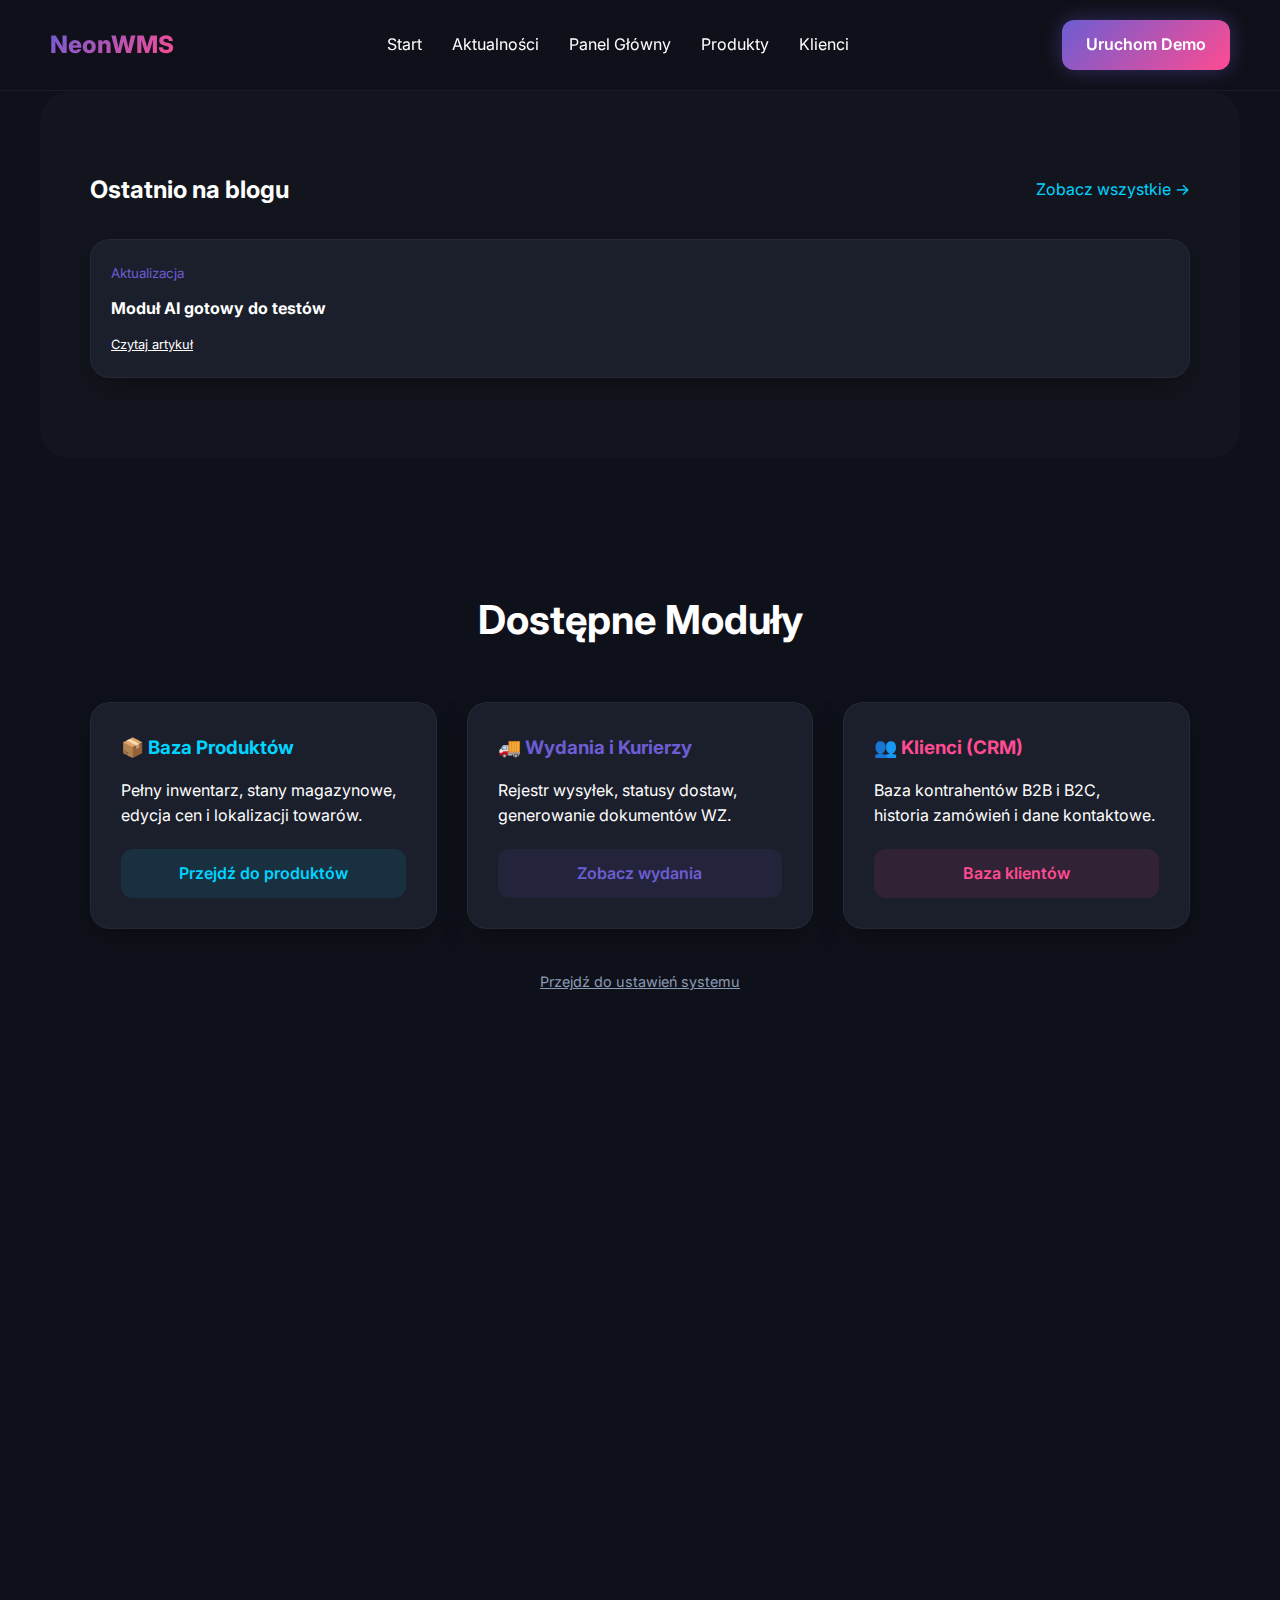
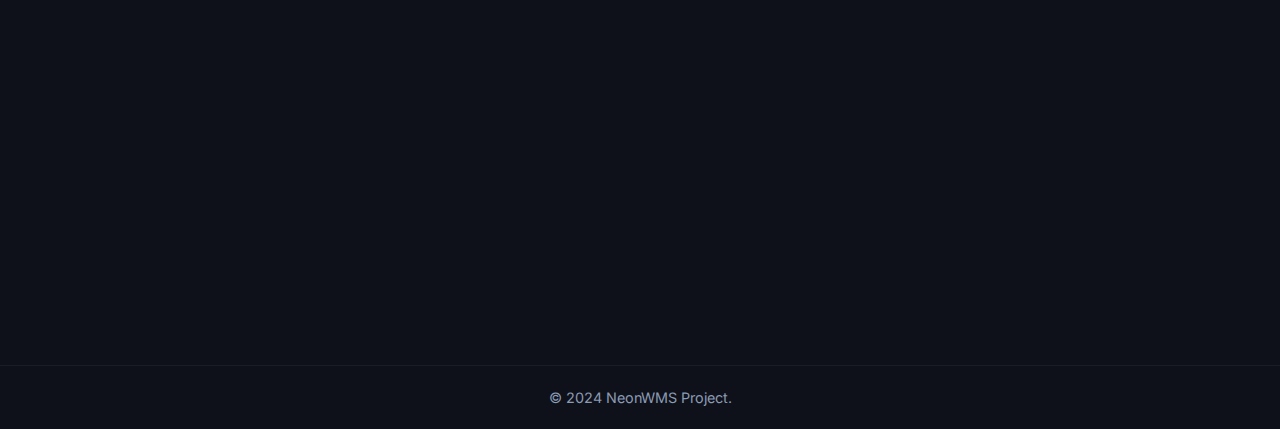
<file: index.html>
<!DOCTYPE html>
<html lang="pl">
<head>
    <meta charset="UTF-8">
    <meta name="viewport" content="width=device-width, initial-scale=1.0">
    <title>NeonWMS - Przyszłość Magazynu</title>
    <link href="https://fonts.googleapis.com/css2?family=Inter:wght@400;600;800&display=swap" rel="stylesheet">
    <link rel="stylesheet" href="style.css">
    <style>
        /* Styl sprawiający, że całe kafelki są klikalne */
        a.card-link {
            text-decoration: none;
            color: inherit;
            display: block;
            transition: transform 0.3s;
        }
        a.card-link:hover {
            transform: translateY(-5px);
        }
        /* Nadpisanie domyślnego hovera karty, aby uniknąć podwójnego efektu */
        a.card-link .card {
            height: 100%;
            display: flex;
            flex-direction: column;
            justify-content: space-between;
            transition: border-color 0.3s; /* Tylko kolor obramowania */
            transform: none !important; /* Wyłączamy transformację na samej karcie, bo jest na linku */
        }
        a.card-link:hover .card {
            border-color: var(--primary);
        }
    </style>
</head>
<body>

    <header>
    <div class="logo">NeonWMS</div>
    <nav>
        <ul>
            <li><a href="index.html">Start</a></li>
            <li><a href="news.html">Aktualności</a></li> <li><a href="demo.html">Panel Główny</a></li>
            <li><a href="products.html">Produkty</a></li>
            <li><a href="clients.html">Klienci</a></li>
        </ul>
    </nav>
    <a href="demo.html" class="btn btn-primary">Uruchom Demo</a>
</header>

<section class="section fade-in" style="background: rgba(255,255,255,0.02); border-radius: 30px; margin-bottom: 50px;">
    <div style="display: flex; justify-content: space-between; align-items: center; margin-bottom: 30px;">
        <h2>Ostatnio na blogu</h2>
        <a href="news.html" style="color: var(--accent-cyan)">Zobacz wszystkie →</a>
    </div>
    <div class="grid-3">
        <div class="card" style="padding: 20px;">
            <small style="color: var(--primary)">Aktualizacja</small>
            <h4 style="margin: 10px 0;">Moduł AI gotowy do testów</h4>
            <a href="post-ai.html" style="font-size: 0.8rem; text-decoration: underline;">Czytaj artykuł</a>
        </div>
        </div>
</section>

    <section id="features" class="section fade-in">
        <h2 class="section-title">Dostępne Moduły</h2>
        <div class="grid-3">
            
            <a href="products.html" class="card-link">
                <div class="card">
                    <h3 style="color: var(--accent-cyan); margin-bottom: 15px;">📦 Baza Produktów</h3>
                    <p>Pełny inwentarz, stany magazynowe, edycja cen i lokalizacji towarów.</p>
                    <span class="btn" style="margin-top: 20px; background: rgba(0, 212, 255, 0.1); color: var(--accent-cyan); width: 100%; text-align: center;">Przejdź do produktów</span>
                </div>
            </a>

            <a href="shipments.html" class="card-link">
                <div class="card">
                    <h3 style="color: var(--primary); margin-bottom: 15px;">🚚 Wydania i Kurierzy</h3>
                    <p>Rejestr wysyłek, statusy dostaw, generowanie dokumentów WZ.</p>
                    <span class="btn" style="margin-top: 20px; background: rgba(108, 93, 211, 0.1); color: var(--primary); width: 100%; text-align: center;">Zobacz wydania</span>
                </div>
            </a>

            <a href="clients.html" class="card-link">
                <div class="card">
                    <h3 style="color: var(--accent-pink); margin-bottom: 15px;">👥 Klienci (CRM)</h3>
                    <p>Baza kontrahentów B2B i B2C, historia zamówień i dane kontaktowe.</p>
                    <span class="btn" style="margin-top: 20px; background: rgba(255, 75, 145, 0.1); color: var(--accent-pink); width: 100%; text-align: center;">Baza klientów</span>
                </div>
            </a>

        </div>
        
        <div style="text-align: center; margin-top: 40px;">
            <a href="settings.html" style="color: var(--text-muted); text-decoration: underline; font-size: 0.9rem;">Przejdź do ustawień systemu</a>
        </div>
    </section>

    <section id="about" class="section fade-in">
        <h2 class="section-title">Dlaczego NeonWMS?</h2>
        <div class="grid-3">
            <div class="card">
                <h3 style="color: var(--text-main)">01. Nowoczesny UI</h3>
                <p style="color: var(--text-muted)">Interfejs inspirowany najnowszymi trendami dark mode. Przejrzysty, szybki i przyjemny dla oka.</p>
            </div>
            <div class="card">
                <h3 style="color: var(--text-main)">02. Szybkość</h3>
                <p style="color: var(--text-muted)">System działa błyskawicznie w przeglądarce, bez konieczności instalowania ciężkiego oprogramowania.</p>
            </div>
            <div class="card">
                <h3 style="color: var(--text-main)">03. Pełna Kontrola</h3>
                <p style="color: var(--text-muted)">Śledź przyjęcia, wydania i stany magazynowe za pomocą interaktywnych wykresów w panelu demo.</p>
            </div>
        </div>
    </section>

    <section id="contact" class="section fade-in" style="text-align: center; margin-bottom: 50px;">
        <h2 class="section-title">Skontaktuj się</h2>
        <p>Jesteś zainteresowany wdrożeniem? Napisz do nas.</p>
        <a href="mailto:kontakt@neonwms.pl" class="btn" style="border: 1px solid var(--primary); margin-top: 20px;">Napisz wiadomość</a>
    </section>

    <footer style="text-align: center; padding: 20px; color: var(--text-muted); font-size: 0.9rem; border-top: 1px solid rgba(255,255,255,0.05);">
        &copy; 2024 NeonWMS Project.
    </footer>

    <script src="script.js"></script>
</body>
</html>
</file>
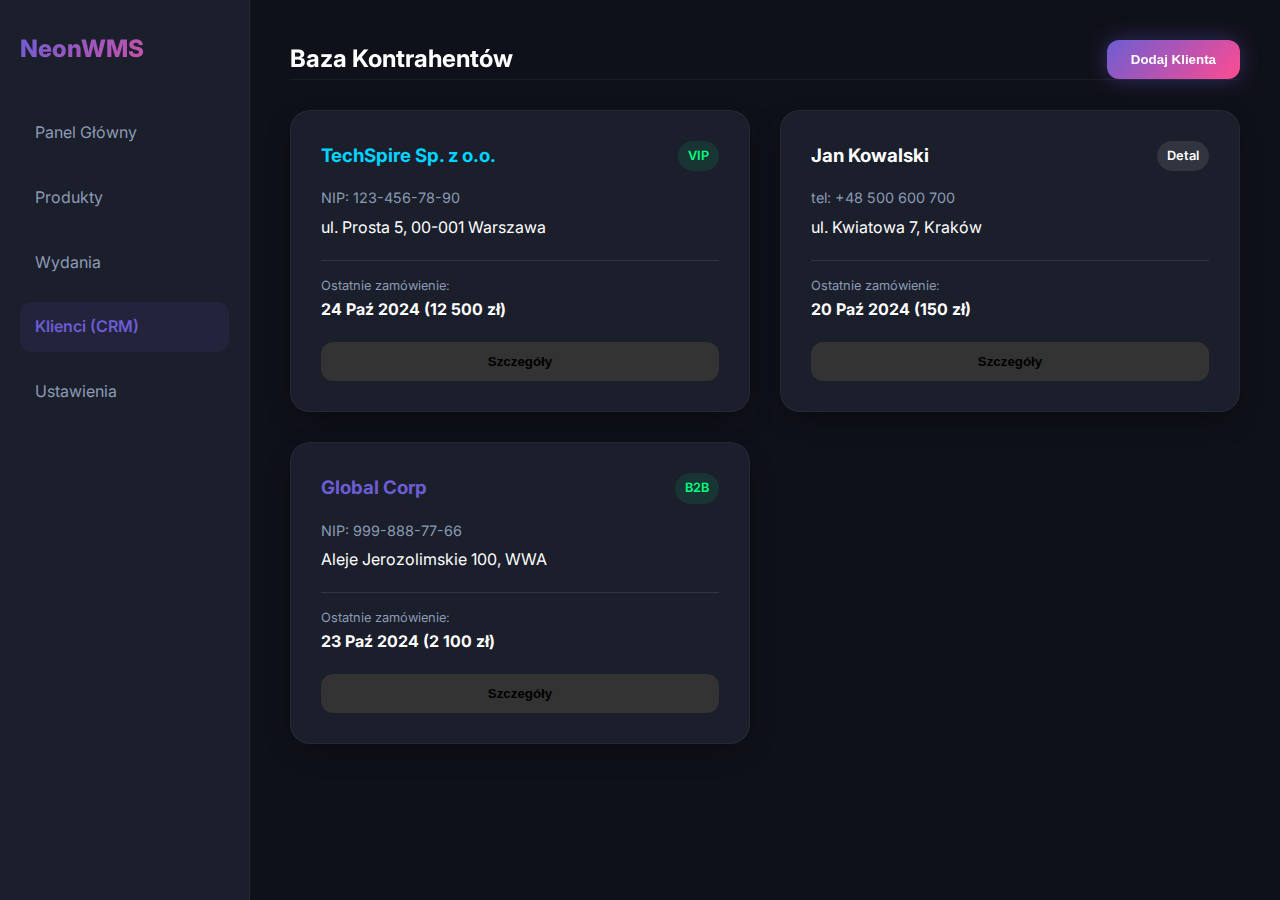
<file: clients.html>
<!DOCTYPE html>
<html lang="pl">
<head>
    <meta charset="UTF-8">
    <meta name="viewport" content="width=device-width, initial-scale=1.0">
    <title>Klienci - NeonWMS</title>
    <link href="https://fonts.googleapis.com/css2?family=Inter:wght@400;600;800&display=swap" rel="stylesheet">
    <link rel="stylesheet" href="style.css">
</head>
<body>
    <div class="dashboard-container">
        <aside class="sidebar">
            <div class="logo" style="margin-bottom: 40px;">NeonWMS</div>
            <ul class="sidebar-menu">
                <li><a href="demo.html">Panel Główny</a></li>
                <li><a href="products.html">Produkty</a></li>
                <li><a href="shipments.html">Wydania</a></li>
                <li><a href="clients.html" class="active">Klienci (CRM)</a></li>
                <li><a href="settings.html">Ustawienia</a></li>
            </ul>
        </aside>

        <main class="main-content">
            <header style="background: transparent; padding: 0; margin-bottom: 30px; display:flex; justify-content: space-between;">
                <h2>Baza Kontrahentów</h2>
                <button class="btn btn-primary">Dodaj Klienta</button>
            </header>

            <div class="grid-3">
                <div class="card">
                    <div style="display:flex; justify-content:space-between; align-items:start; margin-bottom:15px;">
                        <h3 style="color: var(--accent-cyan)">TechSpire Sp. z o.o.</h3>
                        <span class="status-badge status-ok">VIP</span>
                    </div>
                    <p style="color: var(--text-muted); font-size: 0.9rem; margin-bottom: 5px;">NIP: 123-456-78-90</p>
                    <p style="margin-bottom: 20px;">ul. Prosta 5, 00-001 Warszawa</p>
                    <div style="border-top: 1px solid rgba(255,255,255,0.1); padding-top: 15px;">
                        <p style="font-size: 0.8rem; color: var(--text-muted);">Ostatnie zamówienie:</p>
                        <strong>24 Paź 2024 (12 500 zł)</strong>
                    </div>
                    <button class="btn" style="width:100%; margin-top:20px; background: #333;">Szczegóły</button>
                </div>

                <div class="card">
                    <div style="display:flex; justify-content:space-between; align-items:start; margin-bottom:15px;">
                        <h3 style="color: white">Jan Kowalski</h3>
                        <span class="status-badge" style="background:rgba(255,255,255,0.1); color:white">Detal</span>
                    </div>
                    <p style="color: var(--text-muted); font-size: 0.9rem; margin-bottom: 5px;">tel: +48 500 600 700</p>
                    <p style="margin-bottom: 20px;">ul. Kwiatowa 7, Kraków</p>
                    <div style="border-top: 1px solid rgba(255,255,255,0.1); padding-top: 15px;">
                        <p style="font-size: 0.8rem; color: var(--text-muted);">Ostatnie zamówienie:</p>
                        <strong>20 Paź 2024 (150 zł)</strong>
                    </div>
                    <button class="btn" style="width:100%; margin-top:20px; background: #333;">Szczegóły</button>
                </div>

                <div class="card">
                    <div style="display:flex; justify-content:space-between; align-items:start; margin-bottom:15px;">
                        <h3 style="color: var(--primary)">Global Corp</h3>
                        <span class="status-badge status-ok">B2B</span>
                    </div>
                    <p style="color: var(--text-muted); font-size: 0.9rem; margin-bottom: 5px;">NIP: 999-888-77-66</p>
                    <p style="margin-bottom: 20px;">Aleje Jerozolimskie 100, WWA</p>
                    <div style="border-top: 1px solid rgba(255,255,255,0.1); padding-top: 15px;">
                        <p style="font-size: 0.8rem; color: var(--text-muted);">Ostatnie zamówienie:</p>
                        <strong>23 Paź 2024 (2 100 zł)</strong>
                    </div>
                    <button class="btn" style="width:100%; margin-top:20px; background: #333;">Szczegóły</button>
                </div>
            </div>
        </main>
    </div>
</body>
</html>
</file>
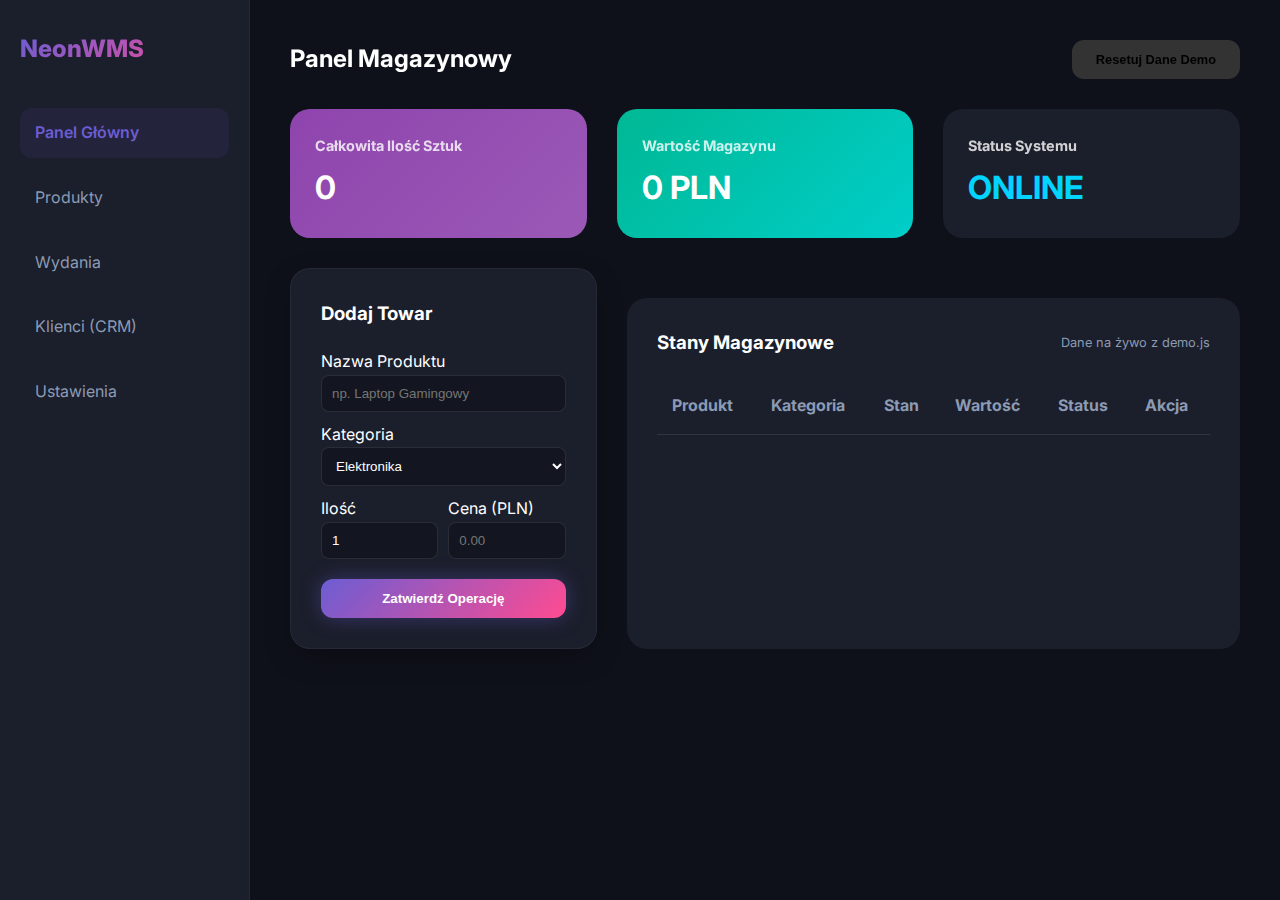
<file: demo.html>
<!DOCTYPE html>
<html lang="pl">
<head>
    <meta charset="UTF-8">
    <meta name="viewport" content="width=device-width, initial-scale=1.0">
    <title>Dashboard - NeonWMS</title>
    <link href="https://fonts.googleapis.com/css2?family=Inter:wght@400;600;800&display=swap" rel="stylesheet">
    <link rel="stylesheet" href="style.css">
</head>
<body>

    <div class="dashboard-container">
        <aside class="sidebar">
            <div class="logo" style="margin-bottom: 40px;">NeonWMS</div>
            <ul class="sidebar-menu">
                <li><a href="demo.html" class="active">Panel Główny</a></li>
                <li><a href="products.html">Produkty</a></li>
                <li><a href="shipments.html">Wydania</a></li>
                <li><a href="clients.html">Klienci (CRM)</a></li>
                <li><a href="settings.html">Ustawienia</a></li>
            </ul>
        </aside>

        <main class="main-content">
            <header style="background: transparent; padding: 0; margin-bottom: 30px; border: none; position: relative; display:flex; justify-content:space-between;">
                <h2>Panel Magazynowy</h2>
                <button id="btnReset" class="btn" style="font-size: 0.8rem; background: #333;">Resetuj Dane Demo</button>
            </header>

            <div class="stats-grid">
                <div class="stat-card purple">
                    <h3>Całkowita Ilość Sztuk</h3>
                    <div class="value" id="totalItems">0</div>
                </div>
                <div class="stat-card cyan">
                    <h3>Wartość Magazynu</h3>
                    <div class="value" id="totalValue">0 PLN</div>
                </div>
                <div class="stat-card">
                    <h3>Status Systemu</h3>
                    <div class="value" style="color: var(--accent-cyan)">ONLINE</div>
                </div>
            </div>

            <div class="grid-3" style="grid-template-columns: 1fr 2fr; margin-top: 20px;">
                
                <div class="card">
                    <h3 style="margin-bottom: 20px;">Dodaj Towar</h3>
                    <form id="wmsForm">
                        <label>Nazwa Produktu</label>
                        <input type="text" id="pName" class="form-control" required placeholder="np. Laptop Gamingowy">
                        
                        <label>Kategoria</label>
                        <select id="pCat" class="form-control">
                            <option value="Elektronika">Elektronika</option>
                            <option value="Akcesoria">Akcesoria</option>
                            <option value="Części">Części</option>
                        </select>

                        <div style="display: flex; gap: 10px;">
                            <div style="flex:1">
                                <label>Ilość</label>
                                <input type="number" id="pQty" class="form-control" value="1" min="1" required>
                            </div>
                            <div style="flex:1">
                                <label>Cena (PLN)</label>
                                <input type="number" id="pPrice" class="form-control" placeholder="0.00" step="0.01" required>
                            </div>
                        </div>

                        <button type="submit" class="btn btn-primary" style="width: 100%; margin-top: 10px;">Zatwierdź Operację</button>
                    </form>
                </div>

                <div class="inventory-panel">
                    <div style="display: flex; justify-content: space-between; align-items: center;">
                        <h3>Stany Magazynowe</h3>
                        <span style="font-size: 0.8rem; color: var(--text-muted);">Dane na żywo z demo.js</span>
                    </div>
                    
                    <table>
                        <thead>
                            <tr>
                                <th>Produkt</th>
                                <th>Kategoria</th>
                                <th>Stan</th>
                                <th>Wartość</th>
                                <th>Status</th>
                                <th>Akcja</th>
                            </tr>
                        </thead>
                        <tbody id="inventoryTableBody">
                            </tbody>
                    </table>
                </div>
            </div>
        </main>
    </div>

   <script type="module">
        import { Database } from './database.js';

        // Elementy DOM
        const tableBody = document.getElementById('inventoryTableBody');
        const totalItemsEl = document.getElementById('totalItems');
        const totalValueEl = document.getElementById('totalValue');
        const form = document.getElementById('wmsForm');
        const btnReset = document.getElementById('btnReset');

        // Funkcja renderująca tabelę
        function renderTable() {
            const data = Database.getAll('products');
            tableBody.innerHTML = '';

            if(data.length === 0) {
                tableBody.innerHTML = '<tr><td colspan="6" style="text-align:center; padding: 20px;">Brak produktów w magazynie</td></tr>';
                return;
            }

            data.forEach(item => {
                const tr = document.createElement('tr');
                // Logika statusu
                let statusClass = 'status-ok';
                let statusLabel = 'Dostępny';
                
                if (parseInt(item.quantity) < 3) {
                    statusClass = 'status-low';
                    statusLabel = 'Niski stan';
                }

                tr.innerHTML = `
                    <td style="font-weight:600;">${item.name}</td>
                    <td>${item.category}</td>
                    <td>${item.quantity} szt.</td>
                    <td>${parseFloat(item.price).toFixed(2)} zł</td>
                    <td><span class="status-badge ${statusClass}">${statusLabel}</span></td>
                    <td>
                        <button class="delete-btn" data-id="${item.id}" style="background:transparent; border:none; color:#ff4b91; cursor:pointer; font-weight:bold;">X</button>
                    </td>
                `;
                tableBody.appendChild(tr);
            });

            // Podpięcie przycisków usuwania
            document.querySelectorAll('.delete-btn').forEach(btn => {
                btn.addEventListener('click', (e) => {
                    const id = parseInt(e.target.getAttribute('data-id'));
                    if(confirm("Usunąć produkt?")) {
                        Database.delete('products', id);
                        refreshView();
                    }
                });
            });
        }

        // Funkcja aktualizująca statystyki na górze
        function updateStats() {
            const stats = Database.getStats();
            totalItemsEl.innerText = stats.totalItems;
            totalValueEl.innerText = stats.totalValue + ' PLN';
        }

        function refreshView() {
            renderTable();
            updateStats();
        }

        // Obsługa formularza dodawania
        form.addEventListener('submit', (e) => {
            e.preventDefault();
            
            const newItem = {
                name: document.getElementById('pName').value,
                category: document.getElementById('pCat').value,
                quantity: parseInt(document.getElementById('pQty').value),
                price: parseFloat(document.getElementById('pPrice').value),
                status: 'ok' 
            };

            Database.add('products', newItem);
            
            form.reset();
            refreshView();
        });

        // Obsługa przycisku reset
        btnReset.addEventListener('click', () => {
            if(confirm("Czy na pewno zresetować całą bazę danych do ustawień fabrycznych?")) {
                Database.reset();
            }
        });

        // Start
        refreshView();
    </script>
</body>
</html>
</file>
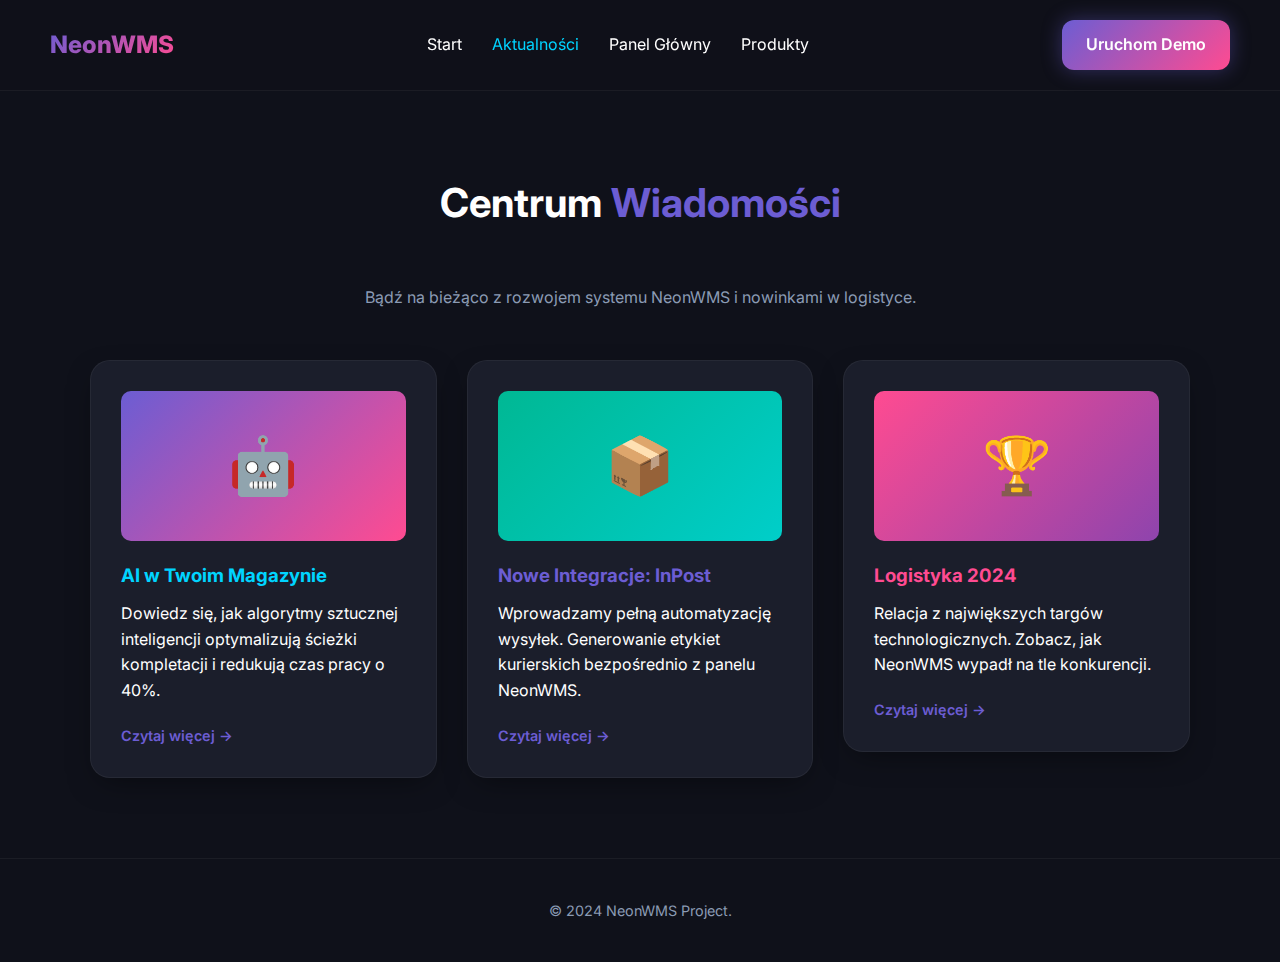
<file: news.html>
<!DOCTYPE html>
<html lang="pl">
<head>
    <meta charset="UTF-8">
    <meta name="viewport" content="width=device-width, initial-scale=1.0">
    <title>Aktualności - NeonWMS</title>
    <link href="https://fonts.googleapis.com/css2?family=Inter:wght@400;600;800&display=swap" rel="stylesheet">
    <link rel="stylesheet" href="style.css">
</head>
<body>

    <header>
        <div class="logo">NeonWMS</div>
        <nav>
            <ul>
                <li><a href="index.html">Start</a></li>
                <li><a href="news.html" style="color: var(--accent-cyan)">Aktualności</a></li>
                <li><a href="demo.html">Panel Główny</a></li>
                <li><a href="products.html">Produkty</a></li>
            </ul>
        </nav>
        <a href="demo.html" class="btn btn-primary">Uruchom Demo</a>
    </header>

    <section class="section fade-in visible">
        <h1 class="section-title">Centrum <span style="color: var(--primary)">Wiadomości</span></h1>
        <p style="text-align: center; color: var(--text-muted); margin-bottom: 50px;">Bądź na bieżąco z rozwojem systemu NeonWMS i nowinkami w logistyce.</p>
        
        <div class="grid-3">
            
            <a href="post-ai.html" class="card-link">
                <div class="card">
                    <div style="height: 150px; background: var(--gradient-main); border-radius: 10px; margin-bottom: 20px; display: flex; align-items: center; justify-content: center; font-size: 3.5rem;">🤖</div>
                    <h3 style="color: var(--accent-cyan); margin-bottom: 10px;">AI w Twoim Magazynie</h3>
                    <p>Dowiedz się, jak algorytmy sztucznej inteligencji optymalizują ścieżki kompletacji i redukują czas pracy o 40%.</p>
                    <span style="color: var(--primary); font-size: 0.9rem; font-weight: 600; margin-top: 20px; display: block;">Czytaj więcej →</span>
                </div>
            </a>

            <a href="post-integrations.html" class="card-link">
                <div class="card">
                    <div style="height: 150px; background: linear-gradient(135deg, #00b894, #00cec9); border-radius: 10px; margin-bottom: 20px; display: flex; align-items: center; justify-content: center; font-size: 3.5rem;">📦</div>
                    <h3 style="color: var(--primary); margin-bottom: 10px;">Nowe Integracje: InPost</h3>
                    <p>Wprowadzamy pełną automatyzację wysyłek. Generowanie etykiet kurierskich bezpośrednio z panelu NeonWMS.</p>
                    <span style="color: var(--primary); font-size: 0.9rem; font-weight: 600; margin-top: 20px; display: block;">Czytaj więcej →</span>
                </div>
            </a>

            <a href="post-events.html" class="card-link">
                <div class="card">
                    <div style="height: 150px; background: linear-gradient(135deg, #ff4b91, #8e44ad); border-radius: 10px; margin-bottom: 20px; display: flex; align-items: center; justify-content: center; font-size: 3.5rem;">🏆</div>
                    <h3 style="color: var(--accent-pink); margin-bottom: 10px;">Logistyka 2024</h3>
                    <p>Relacja z największych targów technologicznych. Zobacz, jak NeonWMS wypadł na tle konkurencji.</p>
                    <span style="color: var(--primary); font-size: 0.9rem; font-weight: 600; margin-top: 20px; display: block;">Czytaj więcej →</span>
                </div>
            </a>

        </div>
    </section>

    <footer style="text-align: center; padding: 40px; color: var(--text-muted); font-size: 0.9rem; border-top: 1px solid rgba(255,255,255,0.05);">
        &copy; 2024 NeonWMS Project.
    </footer>

</body>
</html>
</file>
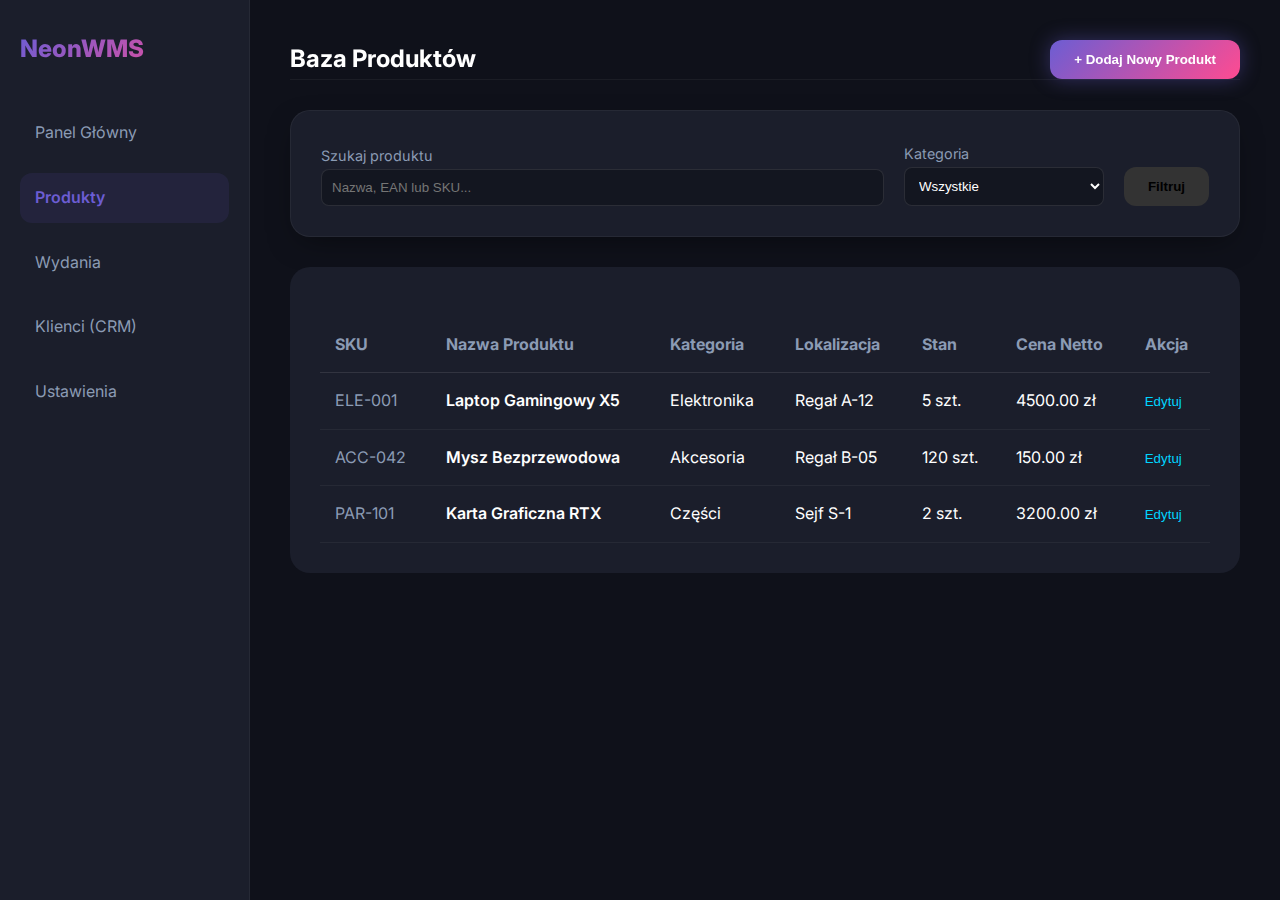
<file: products.html>
<!DOCTYPE html>
<html lang="pl">
<head>
    <meta charset="UTF-8">
    <meta name="viewport" content="width=device-width, initial-scale=1.0">
    <title>Produkty - NeonWMS</title>
    <link href="https://fonts.googleapis.com/css2?family=Inter:wght@400;600;800&display=swap" rel="stylesheet">
    <link rel="stylesheet" href="style.css">
</head>
<body>
    <div class="dashboard-container">
        <aside class="sidebar">
            <div class="logo" style="margin-bottom: 40px;">NeonWMS</div>
            <ul class="sidebar-menu">
                <li><a href="demo.html">Panel Główny</a></li>
                <li><a href="products.html" class="active">Produkty</a></li>
                <li><a href="shipments.html">Wydania</a></li>
                <li><a href="clients.html">Klienci (CRM)</a></li>
                <li><a href="settings.html">Ustawienia</a></li>
            </ul>
        </aside>

        <main class="main-content">
            <header style="background: transparent; padding: 0; margin-bottom: 30px; display:flex; justify-content:space-between; align-items: center;">
                <h2>Baza Produktów</h2>
                <button class="btn btn-primary">+ Dodaj Nowy Produkt</button>
            </header>

            <div class="card" style="margin-bottom: 30px; display: flex; gap: 20px; align-items: flex-end;">
                <div style="flex: 1;">
                    <label style="font-size: 0.9rem; color: var(--text-muted);">Szukaj produktu</label>
                    <input type="text" class="form-control" placeholder="Nazwa, EAN lub SKU..." style="margin-bottom: 0;">
                </div>
                <div style="width: 200px;">
                    <label style="font-size: 0.9rem; color: var(--text-muted);">Kategoria</label>
                    <select class="form-control" style="margin-bottom: 0;">
                        <option>Wszystkie</option>
                        <option>Elektronika</option>
                        <option>Akcesoria</option>
                    </select>
                </div>
                <button class="btn" style="background: #333;">Filtruj</button>
            </div>

            <div class="inventory-panel" style="margin-top: 0;">
                <table>
                    <thead>
                        <tr>
                            <th>SKU</th>
                            <th>Nazwa Produktu</th>
                            <th>Kategoria</th>
                            <th>Lokalizacja</th>
                            <th>Stan</th>
                            <th>Cena Netto</th>
                            <th>Akcja</th>
                        </tr>
                    </thead>
                    <tbody>
                        <tr>
                            <td style="color: var(--text-muted);">ELE-001</td>
                            <td style="font-weight: 600;">Laptop Gamingowy X5</td>
                            <td>Elektronika</td>
                            <td>Regał A-12</td>
                            <td>5 szt.</td>
                            <td>4500.00 zł</td>
                            <td><button style="background:none; border:none; color: var(--accent-cyan); cursor: pointer;">Edytuj</button></td>
                        </tr>
                        <tr>
                            <td style="color: var(--text-muted);">ACC-042</td>
                            <td style="font-weight: 600;">Mysz Bezprzewodowa</td>
                            <td>Akcesoria</td>
                            <td>Regał B-05</td>
                            <td>120 szt.</td>
                            <td>150.00 zł</td>
                            <td><button style="background:none; border:none; color: var(--accent-cyan); cursor: pointer;">Edytuj</button></td>
                        </tr>
                        <tr>
                            <td style="color: var(--text-muted);">PAR-101</td>
                            <td style="font-weight: 600;">Karta Graficzna RTX</td>
                            <td>Części</td>
                            <td>Sejf S-1</td>
                            <td>2 szt.</td>
                            <td>3200.00 zł</td>
                            <td><button style="background:none; border:none; color: var(--accent-cyan); cursor: pointer;">Edytuj</button></td>
                        </tr>
                    </tbody>
                </table>
            </div>
        </main>
    </div>
</body>
</html>
</file>
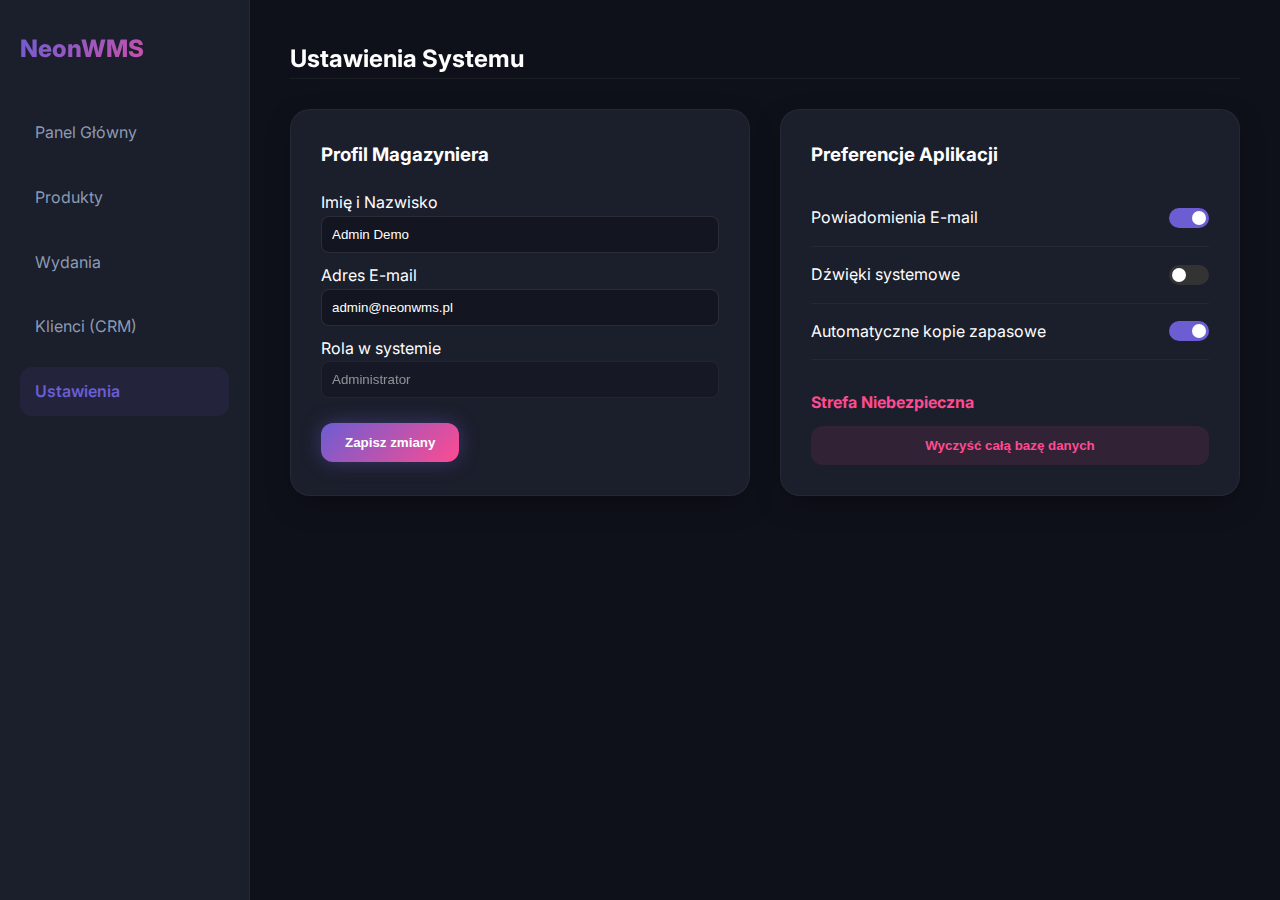
<file: settings.html>
<!DOCTYPE html>
<html lang="pl">
<head>
    <meta charset="UTF-8">
    <meta name="viewport" content="width=device-width, initial-scale=1.0">
    <title>Ustawienia - NeonWMS</title>
    <link href="https://fonts.googleapis.com/css2?family=Inter:wght@400;600;800&display=swap" rel="stylesheet">
    <link rel="stylesheet" href="style.css">
    <style>
        /* Dodatkowy mały styl dla toggle switcha tylko na tej stronie */
        .toggle-row { display: flex; justify-content: space-between; align-items: center; padding: 15px 0; border-bottom: 1px solid rgba(255,255,255,0.05); }
        .switch { position: relative; display: inline-block; width: 40px; height: 20px; }
        .switch input { opacity: 0; width: 0; height: 0; }
        .slider { position: absolute; cursor: pointer; top: 0; left: 0; right: 0; bottom: 0; background-color: #333; transition: .4s; border-radius: 34px; }
        .slider:before { position: absolute; content: ""; height: 14px; width: 14px; left: 3px; bottom: 3px; background-color: white; transition: .4s; border-radius: 50%; }
        input:checked + .slider { background-color: var(--primary); }
        input:checked + .slider:before { transform: translateX(20px); }
    </style>
</head>
<body>
    <div class="dashboard-container">
        <aside class="sidebar">
            <div class="logo" style="margin-bottom: 40px;">NeonWMS</div>
            <ul class="sidebar-menu">
                <li><a href="demo.html">Panel Główny</a></li>
                <li><a href="products.html">Produkty</a></li>
                <li><a href="shipments.html">Wydania</a></li>
                <li><a href="clients.html">Klienci (CRM)</a></li>
                <li><a href="settings.html" class="active">Ustawienia</a></li>
            </ul>
        </aside>

        <main class="main-content">
            <header style="background: transparent; padding: 0; margin-bottom: 30px;">
                <h2>Ustawienia Systemu</h2>
            </header>

            <div class="grid-3" style="grid-template-columns: 1fr 1fr;">
                
                <div class="card">
                    <h3 style="margin-bottom: 20px;">Profil Magazyniera</h3>
                    <form>
                        <label>Imię i Nazwisko</label>
                        <input type="text" class="form-control" value="Admin Demo">
                        
                        <label>Adres E-mail</label>
                        <input type="email" class="form-control" value="admin@neonwms.pl">
                        
                        <label>Rola w systemie</label>
                        <input type="text" class="form-control" value="Administrator" disabled style="opacity: 0.5;">
                        
                        <button class="btn btn-primary" style="margin-top: 15px;">Zapisz zmiany</button>
                    </form>
                </div>

                <div class="card">
                    <h3 style="margin-bottom: 20px;">Preferencje Aplikacji</h3>
                    
                    <div class="toggle-row">
                        <span>Powiadomienia E-mail</span>
                        <label class="switch">
                            <input type="checkbox" checked>
                            <span class="slider"></span>
                        </label>
                    </div>

                    <div class="toggle-row">
                        <span>Dźwięki systemowe</span>
                        <label class="switch">
                            <input type="checkbox">
                            <span class="slider"></span>
                        </label>
                    </div>

                    <div class="toggle-row">
                        <span>Automatyczne kopie zapasowe</span>
                        <label class="switch">
                            <input type="checkbox" checked>
                            <span class="slider"></span>
                        </label>
                    </div>

                    <div style="margin-top: 30px;">
                        <h4 style="margin-bottom: 10px; color: var(--accent-pink);">Strefa Niebezpieczna</h4>
                        <button class="btn" style="background: rgba(255, 75, 145, 0.1); color: var(--accent-pink); width: 100%;">Wyczyść całą bazę danych</button>
                    </div>
                </div>
            </div>
        </main>
    </div>
</body>
</html>
</file>
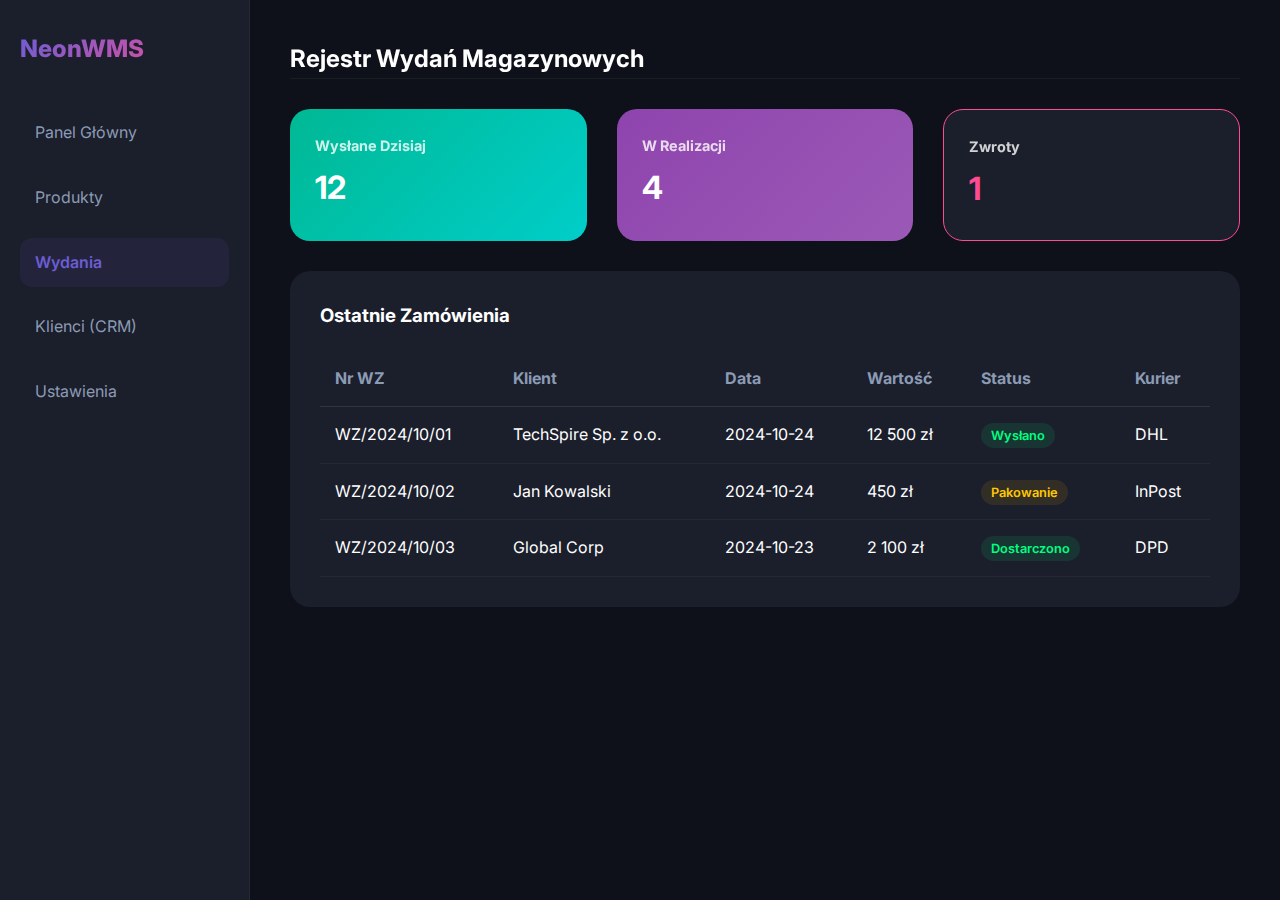
<file: shipments.html>
<!DOCTYPE html>
<html lang="pl">
<head>
    <meta charset="UTF-8">
    <meta name="viewport" content="width=device-width, initial-scale=1.0">
    <title>Wydania - NeonWMS</title>
    <link href="https://fonts.googleapis.com/css2?family=Inter:wght@400;600;800&display=swap" rel="stylesheet">
    <link rel="stylesheet" href="style.css">
</head>
<body>
    <div class="dashboard-container">
        <aside class="sidebar">
            <div class="logo" style="margin-bottom: 40px;">NeonWMS</div>
            <ul class="sidebar-menu">
                <li><a href="demo.html">Panel Główny</a></li>
                <li><a href="products.html">Produkty</a></li>
                <li><a href="shipments.html" class="active">Wydania</a></li>
                <li><a href="clients.html">Klienci (CRM)</a></li>
                <li><a href="settings.html">Ustawienia</a></li>
            </ul>
        </aside>

        <main class="main-content">
            <header style="background: transparent; padding: 0; margin-bottom: 30px;">
                <h2>Rejestr Wydań Magazynowych</h2>
            </header>

            <div class="stats-grid">
                <div class="stat-card cyan">
                    <h3>Wysłane Dzisiaj</h3>
                    <div class="value">12</div>
                </div>
                <div class="stat-card purple">
                    <h3>W Realizacji</h3>
                    <div class="value">4</div>
                </div>
                <div class="stat-card" style="border: 1px solid var(--accent-pink);">
                    <h3>Zwroty</h3>
                    <div class="value" style="color: var(--accent-pink)">1</div>
                </div>
            </div>

            <div class="inventory-panel">
                <h3>Ostatnie Zamówienia</h3>
                <table>
                    <thead>
                        <tr>
                            <th>Nr WZ</th>
                            <th>Klient</th>
                            <th>Data</th>
                            <th>Wartość</th>
                            <th>Status</th>
                            <th>Kurier</th>
                        </tr>
                    </thead>
                    <tbody>
                        <tr>
                            <td>WZ/2024/10/01</td>
                            <td>TechSpire Sp. z o.o.</td>
                            <td>2024-10-24</td>
                            <td>12 500 zł</td>
                            <td><span class="status-badge status-ok">Wysłano</span></td>
                            <td>DHL</td>
                        </tr>
                        <tr>
                            <td>WZ/2024/10/02</td>
                            <td>Jan Kowalski</td>
                            <td>2024-10-24</td>
                            <td>450 zł</td>
                            <td><span class="status-badge" style="background: rgba(255, 200, 0, 0.1); color: #ffc800;">Pakowanie</span></td>
                            <td>InPost</td>
                        </tr>
                        <tr>
                            <td>WZ/2024/10/03</td>
                            <td>Global Corp</td>
                            <td>2024-10-23</td>
                            <td>2 100 zł</td>
                            <td><span class="status-badge status-ok">Dostarczono</span></td>
                            <td>DPD</td>
                        </tr>
                    </tbody>
                </table>
            </div>
        </main>
    </div>
</body>
</html>
</file>
<file: style.css>
:root {
    --bg-dark: #0f111a;
    --bg-panel: #1b1e2b;
    --text-main: #ffffff;
    --text-muted: #8b9bb4;
    --primary: #6c5dd3; 
    --accent-cyan: #00d4ff; 
    --accent-pink: #ff4b91;
    --gradient-main: linear-gradient(135deg, var(--primary) 0%, var(--accent-pink) 100%);
    --shadow-card: 0 10px 30px -10px rgba(0, 0, 0, 0.5);
    --glow: 0 0 20px rgba(108, 93, 211, 0.4);
    --font-family: 'Inter', sans-serif;
}

* { box-sizing: border-box; margin: 0; padding: 0; }

body {
    background-color: var(--bg-dark);
    color: var(--text-main);
    font-family: var(--font-family);
    line-height: 1.6;
    overflow-x: hidden;
}

/* --- Wspólne komponenty --- */
a { text-decoration: none; color: inherit; transition: 0.3s; }
ul { list-style: none; }

.btn {
    padding: 12px 24px;
    border-radius: 12px;
    font-weight: 600;
    cursor: pointer;
    border: none;
    display: inline-block;
    transition: all 0.3s ease;
}

.btn-primary {
    background: var(--gradient-main);
    color: white;
    box-shadow: var(--glow);
}

.btn-primary:hover {
    transform: translateY(-2px);
    box-shadow: 0 0 30px rgba(108, 93, 211, 0.6);
}

/* --- Layout Strony Głównej --- */
header {
    padding: 20px 50px;
    display: flex;
    justify-content: space-between;
    align-items: center;
    background: rgba(15, 17, 26, 0.9);
    backdrop-filter: blur(10px);
    position: sticky;
    top: 0;
    z-index: 100;
    border-bottom: 1px solid rgba(255,255,255,0.05);
}

.logo { font-size: 1.5rem; font-weight: 800; background: var(--gradient-main); -webkit-background-clip: text; -webkit-text-fill-color: transparent; }

nav ul { display: flex; gap: 30px; }
nav a:hover { color: var(--accent-cyan); text-shadow: 0 0 10px var(--accent-cyan); }

.hero {
    height: 90vh;
    display: flex;
    align-items: center;
    justify-content: center;
    text-align: center;
    position: relative;
    overflow: hidden;
}

.hero::before {
    content: '';
    position: absolute;
    width: 400px;
    height: 400px;
    background: var(--primary);
    filter: blur(150px);
    opacity: 0.2;
    border-radius: 50%;
    z-index: -1;
}

.hero h1 { font-size: 4rem; line-height: 1.1; margin-bottom: 20px; }
.hero p { font-size: 1.2rem; color: var(--text-muted); max-width: 600px; margin: 0 auto 40px; }

.section { padding: 80px 50px; max-width: 1200px; margin: 0 auto; }
.section-title { font-size: 2.5rem; margin-bottom: 50px; text-align: center; }

.grid-3 { display: grid; grid-template-columns: repeat(auto-fit, minmax(300px, 1fr)); gap: 30px; }

.card {
    background: var(--bg-panel);
    padding: 30px;
    border-radius: 20px;
    box-shadow: var(--shadow-card);
    border: 1px solid rgba(255,255,255,0.05);
    transition: 0.3s;
}

.card:hover { transform: translateY(-5px); border-color: var(--primary); }

/* --- Layout Dashboardu (DEMO) --- */
.dashboard-container {
    display: grid;
    grid-template-columns: 250px 1fr;
    min-height: 100vh;
}

.sidebar {
    background: var(--bg-panel);
    padding: 30px 20px;
    border-right: 1px solid rgba(255,255,255,0.05);
}

.sidebar-menu li { margin-bottom: 15px; }
.sidebar-menu a {
    display: flex;
    align-items: center;
    padding: 12px 15px;
    border-radius: 12px;
    color: var(--text-muted);
}
.sidebar-menu a.active, .sidebar-menu a:hover {
    background: rgba(108, 93, 211, 0.1);
    color: var(--primary);
    font-weight: 600;
}

.main-content { padding: 40px; }

.stats-grid {
    display: grid;
    grid-template-columns: repeat(3, 1fr);
    gap: 30px;
    margin-bottom: 30px;
}

.stat-card {
    background: var(--bg-panel);
    padding: 25px;
    border-radius: 20px;
    position: relative;
    overflow: hidden;
}

.stat-card.purple { background: linear-gradient(135deg, #8e44ad, #9b59b6); }
.stat-card.cyan { background: linear-gradient(135deg, #00b894, #00cec9); }
.stat-card h3 { font-size: 0.9rem; opacity: 0.8; margin-bottom: 5px; }
.stat-card .value { font-size: 2rem; font-weight: bold; }

.inventory-panel {
    background: var(--bg-panel);
    border-radius: 20px;
    padding: 30px;
    margin-top: 30px;
}

table { width: 100%; border-collapse: collapse; margin-top: 20px; }
th { text-align: left; color: var(--text-muted); padding: 15px; border-bottom: 1px solid rgba(255,255,255,0.1); }
td { padding: 15px; border-bottom: 1px solid rgba(255,255,255,0.05); }

.status-badge {
    padding: 5px 10px;
    border-radius: 50px;
    font-size: 0.8rem;
    font-weight: 600;
}
.status-ok { background: rgba(0, 255, 128, 0.1); color: #00ff80; }
.status-low { background: rgba(255, 75, 145, 0.1); color: #ff4b91; }

.form-control {
    background: #131620;
    border: 1px solid rgba(255,255,255,0.1);
    color: white;
    padding: 10px;
    border-radius: 8px;
    width: 100%;
    margin-bottom: 10px;
}

.form-control:focus {
    outline: none;
    border-color: var(--primary);
}

.fade-in { opacity: 0; transform: translateY(20px); transition: 0.6s ease-out; }
.fade-in.visible { opacity: 1; transform: translateY(0); }

/* Dodatkowy styl dla akcji w tabeli */
.delete-btn:hover {
    text-decoration: underline;
    opacity: 0.8;
}

@media (max-width: 768px) {
    .dashboard-container { grid-template-columns: 1fr; }
    .sidebar { display: none; }
    .stats-grid { grid-template-columns: 1fr; }
    nav ul { display: none; }
}
</file>
